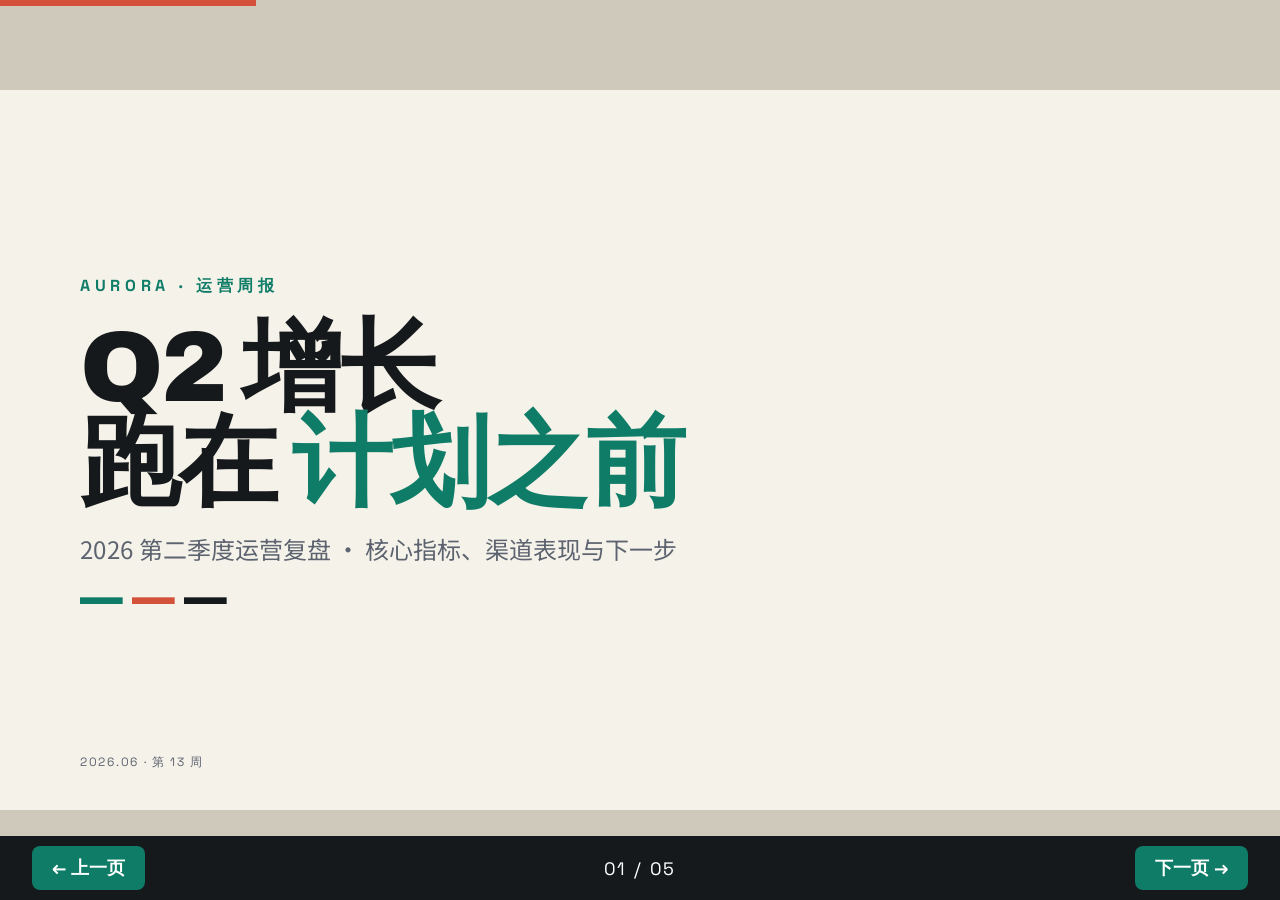
<file: examples/aurora-metrics/index.html>
<!DOCTYPE html>
<html lang="zh-CN">
<head>
<meta charset="UTF-8">
<meta name="viewport" content="width=device-width, initial-scale=1.0">
<title>Aurora · 2026 Q2 运营周报</title>
<link rel="preconnect" href="https://fonts.googleapis.com">
<link rel="preconnect" href="https://fonts.gstatic.com" crossorigin>
<link href="https://fonts.googleapis.com/css2?family=Archivo:wght@500;700;900&family=Noto+Sans+SC:wght@400;500;700&family=Space+Grotesk:wght@500;700&display=swap" rel="stylesheet">
<style>
/* ===========================================
   THEME — light "Swiss data" (proves not locked to dark)
   =========================================== */
:root{
  --paper:#f5f2ea;
  --paper-2:#ffffff;
  --ink:#16191c;
  --ink-dim:#5d6470;
  --teal:#0e7c66;
  --teal-soft:#d7eae3;
  --coral:#d4513a;
  --line:#d9d3c6;
  --font-display:'Archivo', sans-serif;
  --font-sans:'Noto Sans SC', sans-serif;
  --font-mono:'Space Grotesk', monospace;
  --stage-bg:#cfc9bb;
  --slide-bg:var(--paper);
  --ease:cubic-bezier(.16,1,.3,1);
}
*{margin:0;padding:0;box-sizing:border-box;}

/* === stage CSS: deliberately simplified/deviated from viewport-base.css
   to stress-test export_pdf.py's display-based slide activation —
   real decks MUST inline the full viewport-base.css === */
html,body{width:100%;height:100%;margin:0;overflow:hidden;background:var(--stage-bg);}
.deck-viewport{position:fixed;inset:0;overflow:hidden;background:var(--stage-bg);}
.deck-stage{position:absolute;left:0;top:0;width:1920px;height:1080px;overflow:hidden;transform-origin:0 0;background:var(--slide-bg);}
/* NOTE: this deck switches slides by DISPLAY (not opacity) on purpose */
.slide{position:absolute;inset:0;width:1920px;height:1080px;overflow:hidden;display:none;background:var(--slide-bg);color:var(--ink);font-family:var(--font-sans);}
.slide.active{display:block;}
img,video,canvas,svg{max-width:100%;max-height:100%;}
@media print{.slide{display:block!important;break-after:page;}.deck-controls{display:none!important;}}
@media (prefers-reduced-motion:reduce){*,*::before,*::after{animation-duration:.01ms!important;}}

/* === furniture === */
.pad{position:absolute;inset:0;padding:100px 120px 132px;display:flex;flex-direction:column;}
.kicker{font-family:var(--font-mono);font-weight:700;font-size:22px;letter-spacing:.28em;text-transform:uppercase;color:var(--teal);}
.foot{position:absolute;left:120px;bottom:60px;font-family:var(--font-mono);font-size:18px;letter-spacing:.12em;color:var(--ink-dim);text-transform:uppercase;}
.reveal{opacity:0;transform:translateY(26px);transition:opacity .6s var(--ease),transform .6s var(--ease);}
.slide.active .reveal{opacity:1;transform:none;}
.slide.active .reveal:nth-child(1){transition-delay:.05s;}
.slide.active .reveal:nth-child(2){transition-delay:.13s;}
.slide.active .reveal:nth-child(3){transition-delay:.21s;}
.slide.active .reveal:nth-child(4){transition-delay:.29s;}

/* 1 cover */
.cover .pad{justify-content:center;}
.cover .tag{font-family:var(--font-mono);font-weight:700;letter-spacing:.3em;color:var(--teal);font-size:24px;margin-bottom:36px;}
.cover h1{font-family:var(--font-display);font-weight:900;font-size:150px;line-height:.95;letter-spacing:-.02em;color:var(--ink);}
.cover h1 .u{color:var(--teal);}
.cover .sub{font-size:36px;color:var(--ink-dim);margin-top:32px;max-width:1100px;line-height:1.4;}
.cover .bar{display:flex;gap:14px;margin-top:48px;}
.cover .bar i{width:64px;height:10px;background:var(--teal);display:block;}
.cover .bar i:nth-child(2){background:var(--coral);}
.cover .bar i:nth-child(3){background:var(--ink);}

/* 2 stats-row */
.stats h2{font-family:var(--font-display);font-weight:700;font-size:72px;margin:14px 0 56px;color:var(--ink);}
.kpis{display:grid;grid-template-columns:repeat(3,1fr);gap:32px;flex:1;}
.kpi{background:var(--paper-2);border:1px solid var(--line);border-radius:20px;padding:48px 44px;display:flex;flex-direction:column;}
.kpi .trend{font-family:var(--font-mono);font-weight:700;font-size:22px;color:var(--teal);}
.kpi .trend.down{color:var(--coral);}
.kpi .num{font-family:var(--font-display);font-weight:900;font-size:128px;line-height:1;color:var(--ink);margin:18px 0 8px;}
.kpi .num .unit{font-size:48px;color:var(--ink-dim);}
.kpi .label{font-size:28px;color:var(--ink-dim);margin-top:auto;}

/* 3 table */
.tbl h2{font-family:var(--font-display);font-weight:700;font-size:72px;margin:14px 0 44px;color:var(--ink);}
table{width:100%;border-collapse:collapse;font-size:30px;}
thead th{text-align:left;font-family:var(--font-mono);font-weight:700;font-size:22px;letter-spacing:.1em;text-transform:uppercase;color:var(--teal);padding:0 24px 22px;border-bottom:2px solid var(--ink);}
tbody td{padding:28px 24px;border-bottom:1px solid var(--line);color:var(--ink);}
tbody td:last-child{font-family:var(--font-mono);font-weight:700;}
tbody tr:last-child td{font-weight:700;background:var(--teal-soft);}
.tag-up{color:var(--teal);font-family:var(--font-mono);font-weight:700;}
.tag-down{color:var(--coral);font-family:var(--font-mono);font-weight:700;}

/* 4 process */
.proc h2{font-family:var(--font-display);font-weight:700;font-size:72px;margin:14px 0 56px;color:var(--ink);}
.steps{display:grid;grid-template-columns:repeat(3,1fr);gap:28px;flex:1;}
.step{background:var(--paper-2);border:1px solid var(--line);border-radius:20px;padding:44px 40px;display:flex;flex-direction:column;position:relative;}
.step .n{font-family:var(--font-display);font-weight:900;font-size:96px;line-height:1;color:var(--teal-soft);}
.step h3{font-family:var(--font-display);font-weight:700;font-size:42px;margin:8px 0 18px;color:var(--ink);}
.step p{font-size:26px;line-height:1.6;color:var(--ink-dim);}

/* 5 end */
.end .pad{justify-content:center;align-items:flex-start;}
.end h2{font-family:var(--font-display);font-weight:900;font-size:120px;line-height:1;color:var(--ink);}
.end h2 .u{color:var(--teal);}
.end .c{font-family:var(--font-mono);font-size:28px;color:var(--ink-dim);margin-top:40px;letter-spacing:.1em;}

/* === VISIBLE PRESENTATION CHROME (must NOT appear in the exported PDF) === */
.deck-controls{position:fixed;left:0;right:0;bottom:0;height:64px;background:var(--ink);
  display:flex;align-items:center;justify-content:space-between;padding:0 32px;z-index:1000;}
.deck-controls button{font-family:var(--font-mono);font-weight:700;font-size:18px;color:#fff;background:var(--teal);border:0;border-radius:8px;padding:10px 20px;cursor:pointer;}
.deck-controls .count{font-family:var(--font-mono);color:#fff;font-size:18px;letter-spacing:.1em;}
.deck-progress{position:fixed;left:0;top:0;height:6px;background:var(--coral);z-index:1001;transition:width .3s;}
</style>
</head>
<body>
<div class="deck-progress" id="prog" style="width:20%"></div>
<div class="deck-viewport"><main class="deck-stage" id="deckStage">

  <section class="slide cover active">
    <div class="pad">
      <div class="tag reveal">AURORA · 运营周报</div>
      <h1 class="reveal">Q2 增长<br>跑在 <span class="u">计划之前</span></h1>
      <p class="sub reveal">2026 第二季度运营复盘 · 核心指标、渠道表现与下一步</p>
      <div class="bar reveal"><i></i><i></i><i></i></div>
    </div>
    <div class="foot">2026.06 · 第 13 周</div>
  </section>

  <section class="slide stats">
    <div class="pad">
      <div class="kicker reveal">核心指标</div>
      <h2 class="reveal">三个数字看懂这个季度</h2>
      <div class="kpis reveal">
        <div class="kpi"><div class="trend">▲ 同比 +41%</div><div class="num">2.4<span class="unit">M</span></div><div class="label">季度活跃用户(MAU)</div></div>
        <div class="kpi"><div class="trend">▲ 环比 +12pp</div><div class="num">68<span class="unit">%</span></div><div class="label">次周留存率</div></div>
        <div class="kpi"><div class="trend down">▼ 环比 -23%</div><div class="num">¥31<span class="unit">/人</span></div><div class="label">单用户获客成本(CAC)</div></div>
      </div>
    </div>
    <div class="foot">核心指标 · KEY METRICS</div>
  </section>

  <section class="slide tbl">
    <div class="pad">
      <div class="kicker reveal">渠道表现</div>
      <h2 class="reveal">各渠道投入产出</h2>
      <table class="reveal">
        <thead><tr><th>渠道</th><th>新增用户</th><th>获客成本</th><th>30 日留存</th><th>ROI</th></tr></thead>
        <tbody>
          <tr><td>自然流量 / 口碑</td><td>284,000</td><td>¥0</td><td>74%</td><td class="tag-up">∞</td></tr>
          <tr><td>内容 / 短视频</td><td>196,500</td><td>¥18</td><td>61%</td><td class="tag-up">3.2×</td></tr>
          <tr><td>信息流投放</td><td>142,000</td><td>¥46</td><td>38%</td><td class="tag-down">0.7×</td></tr>
          <tr><td>合计 / 加权</td><td>622,500</td><td>¥21</td><td>59%</td><td>2.1×</td></tr>
        </tbody>
      </table>
    </div>
    <div class="foot">渠道表现 · CHANNELS</div>
  </section>

  <section class="slide proc">
    <div class="pad">
      <div class="kicker reveal">下一步</div>
      <h2 class="reveal">Q3 三个动作</h2>
      <div class="steps reveal">
        <div class="step"><div class="n">01</div><h3>砍信息流</h3><p>ROI 0.7× 的信息流预算下调 60%,转投内容与口碑两个高 ROI 渠道。</p></div>
        <div class="step"><div class="n">02</div><h3>补留存</h3><p>信息流来的用户 30 日留存仅 38%,上线新手任务与召回推送,目标 +15pp。</p></div>
        <div class="step"><div class="n">03</div><h3>放大口碑</h3><p>自然流量 ROI 最高,上线邀请激励,把口碑从被动变主动增长引擎。</p></div>
      </div>
    </div>
    <div class="foot">下一步 · NEXT</div>
  </section>

  <section class="slide end">
    <div class="pad">
      <h2 class="reveal">把预算<br>挪到 <span class="u">高 ROI</span> 的地方</h2>
      <div class="c reveal">growth@aurora.example · 2026 Q2 周报</div>
    </div>
  </section>

</main></div>

<!-- Visible chrome: a control bar + progress bar. The exporter must hide these. -->
<div class="deck-controls">
  <button id="prev">← 上一页</button>
  <span class="count" id="count">01 / 05</span>
  <button id="next">下一页 →</button>
</div>

<script>
class Presenter{
  constructor(){
    this.slides=document.querySelectorAll('.slide');
    this.cur=0; this.stage=document.getElementById('deckStage');
    this.scale(); addEventListener('resize',()=>this.scale());
    document.getElementById('next').onclick=()=>this.goToSlide(this.cur+1);
    document.getElementById('prev').onclick=()=>this.goToSlide(this.cur-1);
    addEventListener('keydown',e=>{
      if(['ArrowRight',' '].includes(e.key))this.goToSlide(this.cur+1);
      if(e.key==='ArrowLeft')this.goToSlide(this.cur-1);
    });
    this.goToSlide(0);
  }
  scale(){const f=Math.min(innerWidth/1920,innerHeight/1080);
    this.stage.style.transform=`translate(${(innerWidth-1920*f)/2}px,${(innerHeight-1080*f)/2}px) scale(${f})`;}
  goToSlide(i){
    this.cur=Math.max(0,Math.min(i,this.slides.length-1));
    this.slides.forEach((s,k)=>s.classList.toggle('active',k===this.cur));
    document.getElementById('count').textContent=String(this.cur+1).padStart(2,'0')+' / '+String(this.slides.length).padStart(2,'0');
    document.getElementById('prog').style.width=((this.cur+1)/this.slides.length*100)+'%';
  }
}
window.presentation=new Presenter();
</script>
</body></html>
</file>
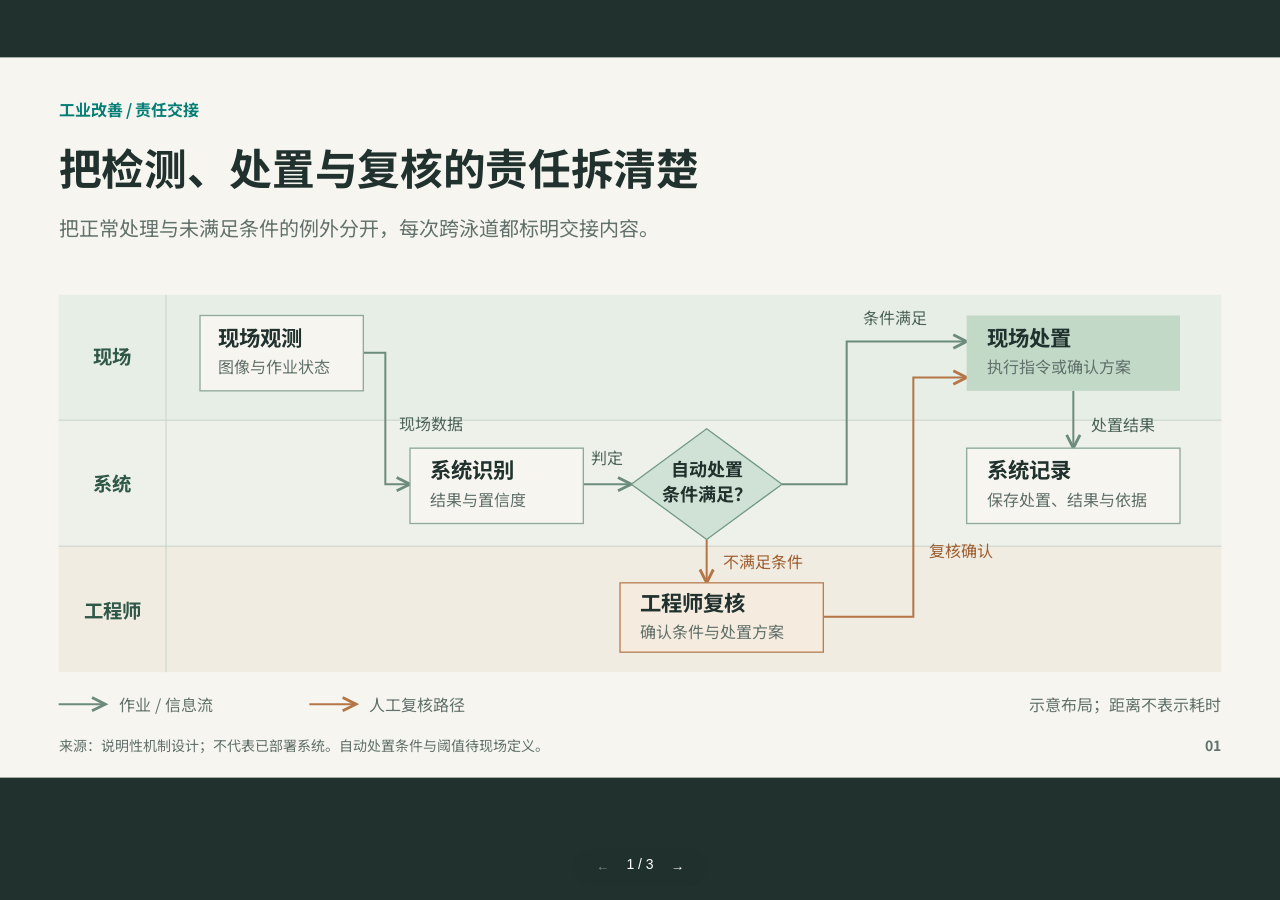
<file: examples/consulting-diagrams/index.html>
<!doctype html>
<html lang="zh-CN"><head><meta charset="utf-8"><meta name="viewport" content="width=device-width,initial-scale=1"><title>工业改善：咨询图示样例</title><style>
/* ===========================================
   FIXED 16:9 STAGE: MANDATORY BASE STYLES
   Include this ENTIRE file in every presentation.
   Slides are authored at 1920×1080 and scaled as a whole.
   =========================================== */

/* 1. Lock the browser viewport */
html,
body {
    width: 100%;
    height: 100%;
    margin: 0;
    overflow: hidden;
    background: var(--stage-bg, #000);
}

/* 2. Full-window deck viewport */
.deck-viewport {
    position: fixed;
    inset: 0;
    overflow: hidden;
    background: var(--stage-bg, #000);
}

/* 3. Fixed 16:9 design canvas.
   JavaScript sets transform: translate(...) scale(...). */
.deck-stage {
    position: absolute;
    left: 0;
    top: 0;
    width: 1920px;
    height: 1080px;
    overflow: hidden;
    transform-origin: 0 0;
    background: var(--slide-bg, #fff);
}

/* 4. Slides stack inside the fixed stage.
   Content must be laid out at 1920×1080, not reflowed per device. */
.slide {
    position: absolute;
    inset: 0;
    width: 1920px;
    height: 1080px;
    overflow: hidden;
    display: block;
    visibility: hidden;
    opacity: 0;
    pointer-events: none;
    background: var(--slide-bg, #fff);
}

.slide.active,
.slide.visible {
    visibility: visible;
    opacity: 1;
    pointer-events: auto;
    z-index: 1;
}

/* 5. Keep media inside authored slide bounds */
img,
video,
canvas,
svg {
    max-width: 100%;
    max-height: 100%;
}

/* 6. Presentation chrome stays outside the slide design system */
.deck-controls {
    position: fixed;
    left: 50%;
    bottom: 22px;
    transform: translateX(-50%);
    z-index: 1000;
}

/* 7. Print one fixed-size slide per page.
   @page sits outside @media print per the CSS spec; it only applies when printing. */
@page {
    size: 1920px 1080px;
    margin: 0;
}

@media print {
    html,
    body {
        width: 1920px;
        height: auto;
        overflow: visible;
        background: #fff;
    }

    /* Chrome skips background graphics by default — dark themes would print white */
    * {
        -webkit-print-color-adjust: exact;
        print-color-adjust: exact;
    }

    .deck-viewport {
        position: static;
        overflow: visible;
        background: #fff;
    }

    .deck-stage {
        position: static;
        width: auto;
        height: auto;
        transform: none !important;
        background: none;
    }

    .slide {
        position: relative;
        display: block !important;
        visibility: visible !important;
        opacity: 1 !important;
        pointer-events: auto !important;
        width: 1920px;
        height: 1080px;
        break-after: page;
        page-break-after: always;
    }

    .slide:last-child {
        break-after: auto;
        page-break-after: auto;
    }

    .deck-controls {
        display: none !important;
    }
}

/* 8. Reduced motion */
@media (prefers-reduced-motion: reduce) {
    *,
    *::before,
    *::after {
        animation-duration: 0.01ms !important;
        transition-duration: 0.2s !important;
    }
}

/* === SHARED EDITORIAL SYSTEM === */
@font-face{font-family:Deck CJK;src:url('../consulting-visuals/assets/fonts/noto-sans-sc-400.ttf') format('truetype');font-weight:400;font-display:block}@font-face{font-family:Deck CJK;src:url('../consulting-visuals/assets/fonts/noto-sans-sc-700.ttf') format('truetype');font-weight:700;font-display:block}
:root{--slide-bg:#f6f5ef;--stage-bg:#20312e;--ink:#20312e;--muted:#62716b;--teal:#057f76;--ochre:#a56435;--line:#9eb2a6}
*{box-sizing:border-box}body{font-family:'Deck CJK',sans-serif;color:var(--ink)}h1,p{margin:0}.eyebrow{position:absolute;left:88px;top:60px;font-size:24px;line-height:36px;font-weight:700;color:var(--teal)}.page-title{position:absolute;left:88px;right:88px;top:121px;font-size:64px;line-height:1.33;font-weight:700;letter-spacing:0}.lead{position:absolute;left:88px;right:88px;top:231px;font-size:30px;line-height:1.6;color:var(--muted)}.foot{position:absolute;left:88px;right:88px;bottom:32px;display:flex;justify-content:space-between;align-items:center;font-size:21px;line-height:34px;color:var(--muted)}.folio{font-weight:700}.exhibit{position:absolute;inset:0;width:1920px;height:1080px}svg text{font-family:'Deck CJK',sans-serif}.node-title{font-size:32px;fill:#20312e;font-weight:700}.node-body{font-size:24px;fill:#62716b}.small{font-size:25px;fill:#62716b}.edge-label{font-size:24px;fill:#4e655a}.edge{fill:none;stroke:#6d8b7c;stroke-width:3;marker-end:url(#arrow-main)}.review-edge{fill:none;stroke:#b47647;stroke-width:3;marker-end:url(#arrow-review)}.review-label{font-size:24px;fill:#9e6033}.node{fill:#f6f5ef;stroke:#8fa99a;stroke-width:2}.reveal{opacity:0;transform:translateY(12px);transition:opacity .28s ease,transform .28s ease}.active .reveal,.visible .reveal{opacity:1;transform:none}.deck-controls{display:flex;gap:7px;background:#20312ee6;color:#fff;border-radius:22px;padding:7px 13px;font:14px sans-serif}.deck-controls button{border:0;background:none;color:white;padding:4px 10px;cursor:pointer}.example-label{fill:#a56435;font-size:25px;font-weight:700}
/* === SWIMLANE EXHIBIT === */
.lane-label{font-size:29px;fill:#305849;font-weight:700}.lane-rule{stroke:#c8d3c9;stroke-width:1.5}.lane-legend{font-size:24px;fill:#62716b}
/* === PROPORTIONAL VALUE CHAIN === */
.duration.regular{fill:#dbe5dc}.duration.waiting{fill:#057f76}.segment-title{font-size:32px;font-weight:700}.segment-time{font-size:28px}.regular-text{fill:#2d5041}.waiting-text{fill:#fff}.tick{stroke:#758f80;stroke-width:2}.time-arrow{stroke:#9bae9f;stroke-width:2.5;fill:none;marker-end:url(#arrow-time)}.summary-rule{stroke:#9fb6a7;stroke-width:2}.stat{font-size:80px;font-weight:700;fill:#057f76}.summary{font-size:29px;fill:#3d5c4e}.value-note{font-size:26px;fill:#62716b}
/* === DRIVER TREE AND HYPOTHESIS === */
.driver{--slide-bg:#20312e;color:#f6f5ef}.driver .eyebrow{color:#91cdbd}.driver .lead,.driver .foot{color:#b7cbc1}.driver .node-title{fill:#f6f5ef}.driver .node-body{fill:#bed0c6}.hierarchy{fill:none;stroke:#9bb7a6;stroke-width:3}.driver-node{fill:#29443a;stroke:#819e8b;stroke-width:2}.tree-label{font-size:33px;fill:#f6f5ef;font-weight:700}.tree-body{font-size:27px;fill:#c5d8cc}.evidence-label{font-size:24px;fill:#90b9a4}.hypothesis{fill:none;stroke:#d3a074;stroke-width:3;stroke-dasharray:9 7;marker-end:url(#arrow-hypothesis)}.hypothesis-label{font-size:25px;fill:#e5b58e}.driver-note{font-size:25px;fill:#bed1c5}
.deck-controls{bottom:14px}.deck-controls button:focus-visible{outline:2px solid #e7c183;outline-offset:2px}.deck-controls button:disabled{opacity:.4;cursor:default}</style></head><body><div class="deck-viewport"><main class="deck-stage" id="deckStage">
<!-- Drawing brief: lanes encode actor responsibility. Solid arrows carry work/data; ochre arrows are engineer-review handoffs. Horizontal distance and lane size do not encode duration. -->
<section class="slide active visible swimlane" aria-label="把检测、处置与复核的责任拆清楚">
 <div class="eyebrow reveal" data-text-id="p1-t01">工业改善 / 责任交接</div><h1 class="page-title reveal" data-text-id="p1-t02">把检测、处置与复核的责任拆清楚</h1><p class="lead reveal" data-text-id="p1-t03">把正常处理与未满足条件的例外分开，每次跨泳道都标明交接内容。</p>
 <svg class="exhibit" viewbox="0 0 1920 1080" role="img" aria-label="三个泳道：现场、系统、工程师。现场观测交给系统识别。满足条件进入现场处置，条件未满足（含低置信度）进入工程师复核，确认后现场处置，处置结果返回系统记录。">
  <defs><marker id="arrow-main" viewbox="0 0 12 12" refx="10" refy="6" markerwidth="10" markerheight="10" orient="auto"><path d="M2 2L10 6L2 10" fill="none" stroke="#6d8b7c" stroke-width="1.7"></path></marker><marker id="arrow-review" viewbox="0 0 12 12" refx="10" refy="6" markerwidth="10" markerheight="10" orient="auto"><path d="M2 2L10 6L2 10" fill="none" stroke="#b47647" stroke-width="1.7"></path></marker></defs>
  <rect x="88" y="356" width="1744" height="188" fill="#e7eee5"></rect><rect x="88" y="544" width="1744" height="189" fill="#edf1e9"></rect><rect x="88" y="733" width="1744" height="189" fill="#f0ece1"></rect>
  <line x1="249" y1="356" x2="249" y2="922" class="lane-rule"></line><line x1="88" y1="544" x2="1832" y2="544" class="lane-rule"></line><line x1="88" y1="733" x2="1832" y2="733" class="lane-rule"></line>
  <text x="168" y="459" text-anchor="middle" class="lane-label" data-text-id="p1-t04">现场</text><text x="168" y="650" text-anchor="middle" class="lane-label" data-text-id="p1-t05">系统</text><text x="168" y="840" text-anchor="middle" class="lane-label" data-text-id="p1-t06">工程师</text>
  <!-- Routes are behind nodes, with separate inbound ports on field execution. -->
  <path id="observation-to-recognition" d="M545 443H578V640H615" class="edge"></path><text x="598" y="558" class="edge-label" data-text-id="p1-t07">现场数据</text>
  <path id="recognition-to-decision" d="M875 640H947" class="edge"></path><text x="911" y="610" text-anchor="middle" class="edge-label" data-text-id="p1-t08">判定</text>
  <path id="decision-to-treatment" d="M1173 640H1270V426H1450" class="edge"></path><text x="1294" y="399" class="edge-label" data-text-id="p1-t09">条件满足</text>
  <path id="decision-to-review" d="M1060 723V788" class="review-edge"></path><text x="1085" y="765" class="review-label" data-text-id="p1-t10">不满足条件</text>
  <path id="review-to-treatment" d="M1235 839H1370V480H1450" class="review-edge"></path><text x="1394" y="749" class="review-label" data-text-id="p1-t11">复核确认</text>
  <path id="treatment-to-record" d="M1610 500V586" class="edge"></path><text x="1636" y="560" class="edge-label" data-text-id="p1-t12">处置结果</text>
  <rect x="300" y="387" width="245" height="113" class="node"></rect><text x="327" y="432" class="node-title" data-text-id="p1-t13">现场观测</text><text x="327" y="473" class="node-body" data-text-id="p1-t14">图像与作业状态</text>
  <rect x="615" y="586" width="260" height="113" class="node"></rect><text x="645" y="631" class="node-title" data-text-id="p1-t15">系统识别</text><text x="645" y="672" class="node-body" data-text-id="p1-t16">结果与置信度</text>
  <path d="M1060 557L1173 640L1060 723L947 640Z" fill="#d0e2d5" stroke="#739a83" stroke-width="2"></path><text x="1060" y="628" text-anchor="middle" class="node-title" style="font-size:27px" data-text-id="p1-t17">自动处置</text><text x="1060" y="665" text-anchor="middle" class="node-title" style="font-size:27px" data-text-id="p1-t18">条件满足？</text>
  <rect x="1450" y="387" width="320" height="113" fill="#c2d9c8"></rect><text x="1480" y="432" class="node-title" data-text-id="p1-t19">现场处置</text><text x="1480" y="473" class="node-body" data-text-id="p1-t20">执行指令或确认方案</text>
  <rect x="930" y="788" width="305" height="104" fill="#f5ecdf" stroke="#b78054" stroke-width="2"></rect><text x="960" y="830" class="node-title" data-text-id="p1-t21">工程师复核</text><text x="960" y="870" class="node-body" data-text-id="p1-t22">确认条件与处置方案</text>
  <rect x="1450" y="586" width="320" height="113" class="node"></rect><text x="1480" y="631" class="node-title" data-text-id="p1-t23">系统记录</text><text x="1480" y="672" class="node-body" data-text-id="p1-t24">保存处置、结果与依据</text>
  <path d="M88 970H158" class="edge"></path><text x="178" y="980" class="lane-legend" data-text-id="p1-t25">作业 / 信息流</text><path d="M464 970H534" class="review-edge"></path><text x="554" y="980" class="lane-legend" data-text-id="p1-t26">人工复核路径</text><text x="1832" y="980" text-anchor="end" class="lane-legend" data-text-id="p1-t27">示意布局；距离不表示耗时</text>
 </svg><footer class="foot"><span data-text-id="p1-t28">来源：说明性机制设计；不代表已部署系统。自动处置条件与阈值待现场定义。</span><span class="folio" data-text-id="p1-t29">01</span></footer>
</section>
<!-- Drawing brief: ordered duration segments; domain 0–80 minutes; x = 88 + minutes * 21.8. Segment width, not color or equal-sized cards, encodes elapsed time. -->
<section class="slide value-chain" aria-label="等待占据大部分交付时间，先压缩排队环节">
 <div class="eyebrow reveal" data-text-id="p2-t01">工业改善 / 交付时间</div><h1 class="page-title reveal" data-text-id="p2-t02">等待占据大部分交付时间，先压缩排队环节</h1><p class="lead reveal" data-text-id="p2-t03">先看从接单到交付的完整时间构成，再确认排队形成的原因。</p>
 <svg class="exhibit" viewbox="0 0 1920 1080" role="img" aria-label="示例交付时间80分钟：接单10，排队45，加工15，检验5，交付5。各段长度与分钟数成正比，排队占56.25%。">
  <defs><marker id="arrow-time" viewbox="0 0 12 12" refx="10" refy="6" markerwidth="10" markerheight="10" orient="auto"><path d="M2 2L10 6L2 10" fill="none" stroke="#9bae9f" stroke-width="1.7"></path></marker></defs>
  <text x="88" y="357" class="small" data-text-id="p2-t04">时间构成 · 各段长度按分钟数等比例绘制</text><text x="1832" y="357" text-anchor="end" class="example-label" data-text-id="p2-t05">示例数据，非客户结果</text>
  <text x="88" y="438" class="summary" data-text-id="p2-t06">接单开始</text><text x="1832" y="438" text-anchor="end" class="summary" data-text-id="p2-t07">交付完成</text><path d="M88 473H1832" class="time-arrow"></path>
  <rect class="duration regular" data-minutes="10" x="88" y="514" width="218" height="174"></rect><text x="197" y="577" class="segment-title regular-text" text-anchor="middle" data-text-id="p2-t08">接单</text><text x="197" y="630" class="segment-time regular-text" text-anchor="middle" data-text-id="p2-t09">10分钟</text>
<rect class="duration waiting" data-minutes="45" x="306" y="514" width="981" height="174"></rect><text x="796.5" y="577" class="segment-title waiting-text" text-anchor="middle" data-text-id="p2-t10">排队</text><text x="796.5" y="630" class="segment-time waiting-text" text-anchor="middle" data-text-id="p2-t11">45分钟</text>
<rect class="duration regular" data-minutes="15" x="1287" y="514" width="327" height="174"></rect><text x="1450.5" y="577" class="segment-title regular-text" text-anchor="middle" data-text-id="p2-t12">加工</text><text x="1450.5" y="630" class="segment-time regular-text" text-anchor="middle" data-text-id="p2-t13">15分钟</text>
<rect class="duration regular" data-minutes="5" x="1614" y="514" width="109" height="174"></rect><text x="1668.5" y="577" class="segment-title regular-text" text-anchor="middle" data-text-id="p2-t14">检验</text><text x="1668.5" y="630" class="segment-time regular-text" text-anchor="middle" data-text-id="p2-t15">5分钟</text>
<rect class="duration regular" data-minutes="5" x="1723" y="514" width="109" height="174"></rect><text x="1777.5" y="577" class="segment-title regular-text" text-anchor="middle" data-text-id="p2-t16">交付</text><text x="1777.5" y="630" class="segment-time regular-text" text-anchor="middle" data-text-id="p2-t17">5分钟</text>
  <path d="M306 514V688M1287 514V688M1614 514V688M1723 514V688" fill="none" stroke="#f6f5ef" stroke-width="2"></path>
  <line x1="88" y1="700" x2="88" y2="712" class="tick"></line><text x="88" y="750" text-anchor="middle" class="small" data-text-id="p2-t18">0</text>
<line x1="306" y1="700" x2="306" y2="712" class="tick"></line><text x="306" y="750" text-anchor="middle" class="small" data-text-id="p2-t19">10</text>
<line x1="1287" y1="700" x2="1287" y2="712" class="tick"></line><text x="1287" y="750" text-anchor="middle" class="small" data-text-id="p2-t20">55</text>
<line x1="1614" y1="700" x2="1614" y2="712" class="tick"></line><text x="1614" y="750" text-anchor="middle" class="small" data-text-id="p2-t21">70</text>
<line x1="1723" y1="700" x2="1723" y2="712" class="tick"></line><text x="1723" y="750" text-anchor="middle" class="small" data-text-id="p2-t22">75</text>
<line x1="1832" y1="700" x2="1832" y2="712" class="tick"></line><text x="1832" y="750" text-anchor="middle" class="small" data-text-id="p2-t23">80</text>
  <text x="88" y="795" class="small" data-text-id="p2-t24">累计耗时 / 分钟</text>
  <line x1="88" y1="839" x2="1832" y2="839" class="summary-rule"></line>
  <text x="88" y="944" class="stat" data-text-id="p2-t25">56.25%</text><text x="446" y="900" class="summary" data-text-id="p2-t26">排队 45 分钟 / 总时长 80 分钟</text><text x="446" y="948" class="value-note" data-text-id="p2-t27">其余四个环节合计 35 分钟；尚未估算改善后的收益。</text>
 </svg><footer class="foot"><span data-text-id="p2-t28">来源：本样例设定；无实测期间。10 + 45 + 15 + 5 + 5 = 80；45 ÷ 80 = 56.25%。</span><span class="folio" data-text-id="p2-t29">02</span></footer>
</section>
<!-- Drawing brief: plain hierarchy lines mean categories/supporting materials, never causal direction or quantitative summation. A distinct dashed arrow marks the untested schedule-change hypothesis. -->
<section class="slide driver" aria-label="先拆清损失来源，再验证改善假设">
 <div class="eyebrow reveal" data-text-id="p3-t01">工业改善 / 损失分类与假设</div><h1 class="page-title reveal" data-text-id="p3-t02">先拆清损失来源，再验证改善假设</h1><p class="lead reveal" data-text-id="p3-t03">用损失类型组织证据，把待检验的原因单独标记。</p>
 <svg class="exhibit" viewbox="0 0 1920 1080" role="img" aria-label="交付损失按类型分类为等待损失、质量损失、切换损失。支持材料分别为排队时间戳、返工记录、换型记录。排程频繁变更以虚线箭头连向等待损失，仅为待验证假设。">
  <defs><marker id="arrow-hypothesis" viewbox="0 0 12 12" refx="10" refy="6" markerwidth="10" markerheight="10" orient="auto"><path d="M2 2L10 6L2 10" fill="none" stroke="#d3a074" stroke-width="1.7"></path></marker></defs>
  <path id="loss-classification" d="M960 478V539M395 539H1525M395 539V620M960 539V620M1525 539V620" class="hierarchy"></path>
  <path id="waiting-evidence" d="M395 720V799" class="hierarchy"></path><path id="quality-evidence" d="M960 720V799" class="hierarchy"></path><path id="changeover-evidence" d="M1525 720V799" class="hierarchy"></path>
  <path id="schedule-hypothesis" d="M160 455V670H245" class="hypothesis"></path><text x="190" y="588" class="hypothesis-label" data-text-id="p3-t04">可能增加等待</text>
  <rect x="765" y="338" width="390" height="140" fill="#c8dfce"></rect><text x="960" y="397" text-anchor="middle" class="tree-label" style="fill:#203b2d;font-size:39px" data-text-id="p3-t05">交付损失</text><text x="960" y="443" text-anchor="middle" class="tree-body" style="fill:#3c5b47" data-text-id="p3-t06">按损失类型分类</text>
  <rect x="245" y="620" width="300" height="100" class="driver-node"></rect><text x="395" y="681" text-anchor="middle" class="tree-label" data-text-id="p3-t07">等待损失</text>
  <rect x="810" y="620" width="300" height="100" class="driver-node"></rect><text x="960" y="681" text-anchor="middle" class="tree-label" data-text-id="p3-t08">质量损失</text>
  <rect x="1375" y="620" width="300" height="100" class="driver-node"></rect><text x="1525" y="681" text-anchor="middle" class="tree-label" data-text-id="p3-t09">切换损失</text>
  <text x="395" y="835" text-anchor="middle" class="tree-body" data-text-id="p3-t10">排队时间戳</text><text x="960" y="835" text-anchor="middle" class="tree-body" data-text-id="p3-t11">返工记录</text><text x="1525" y="835" text-anchor="middle" class="tree-body" data-text-id="p3-t12">换型记录</text>
  <text x="395" y="876" text-anchor="middle" class="evidence-label" data-text-id="p3-t13">支持材料</text><text x="960" y="876" text-anchor="middle" class="evidence-label" data-text-id="p3-t14">支持材料</text><text x="1525" y="876" text-anchor="middle" class="evidence-label" data-text-id="p3-t15">支持材料</text>
  <rect x="88" y="345" width="370" height="110" fill="#3a4030" stroke="#b18f67" stroke-width="2" stroke-dasharray="8 6"></rect><text x="118" y="391" class="tree-label" style="fill:#edc6a4;font-size:31px" data-text-id="p3-t16">排程频繁变更</text><text x="118" y="433" class="hypothesis-label" data-text-id="p3-t17">待检验假设</text>
  <text x="1832" y="411" text-anchor="end" class="driver-note" data-text-id="p3-t18">实线无箭头：分类 / 支持关系</text><text x="1832" y="454" text-anchor="end" class="hypothesis-label" data-text-id="p3-t19">虚线箭头：待检验的影响方向</text>
  <text x="88" y="969" class="driver-note" data-text-id="p3-t20">证据边界：分类不作加总；排程变更与等待的关系需对齐日志后验证。</text>
 </svg><footer class="foot"><span data-text-id="p3-t21">来源：说明性分析框架；未建立因果结论，也未量化各类损失。</span><span class="folio" data-text-id="p3-t22">03</span></footer>
</section>
</main></div><nav class="deck-controls" aria-label="演示导航" data-export-hide><button id="prev" aria-label="上一页">←</button><span id="position" role="status" aria-live="polite" aria-atomic="true">1 / 3</span><button id="next" aria-label="下一页">→</button></nav>
<script>
class SlidePresentation {
 constructor(){this.slides=[...document.querySelectorAll('.slide')];this.stage=document.getElementById('deckStage');this.currentSlide=0;this.wheelAt=0;this.setupStageScale();this.setupKeyboardNav();this.setupTouchNav();this.setupWheelNav();document.getElementById('prev').onclick=()=>this.showSlide(this.currentSlide-1);document.getElementById('next').onclick=()=>this.showSlide(this.currentSlide+1);this.showSlide(0)}
 isInteractive(target){return target instanceof Element && !!target.closest('button,a,input,textarea,select,[role="button"],[role="textbox"],[role="slider"],[contenteditable]:not([contenteditable="false"])')}
 setupStageScale(){const scale=()=>{const chrome=document.querySelector('.deck-controls');const reserve=chrome&&getComputedStyle(chrome).display!=='none'?Math.ceil(chrome.getBoundingClientRect().height)+28:0;const availableHeight=Math.max(1,innerHeight-reserve);const s=Math.min(innerWidth/1920,availableHeight/1080);this.stage.style.transform=`translate(${(innerWidth-1920*s)/2}px,${(availableHeight-1080*s)/2}px) scale(${s})`};scale();addEventListener('resize',scale)}
 setupKeyboardNav(){addEventListener('keydown',e=>{if(e.defaultPrevented||e.isComposing||e.altKey||e.ctrlKey||e.metaKey)return;const navShortcut=['ArrowLeft','ArrowRight','ArrowUp','ArrowDown','PageUp','PageDown','Home','End'].includes(e.key)&&e.target.closest?.('.deck-controls button#prev,.deck-controls button#next');if(this.isInteractive(e.target)&&!navShortcut)return;let next;if(['ArrowRight','ArrowDown','PageDown',' '].includes(e.key))next=this.currentSlide+1;else if(['ArrowLeft','ArrowUp','PageUp'].includes(e.key))next=this.currentSlide-1;else if(e.key==='Home')next=0;else if(e.key==='End')next=this.slides.length-1;else return;e.preventDefault();this.showSlide(next)})}
 setupTouchNav(){let start=null;addEventListener('touchstart',e=>{start=this.isInteractive(e.target)?null:{x:e.changedTouches[0].screenX,y:e.changedTouches[0].screenY}},{passive:true});addEventListener('touchend',e=>{if(!start)return;const dx=e.changedTouches[0].screenX-start.x,dy=e.changedTouches[0].screenY-start.y;start=null;if(Math.abs(dx)>60&&Math.abs(dx)>Math.abs(dy)*1.2)this.showSlide(this.currentSlide+(dx<0?1:-1))},{passive:true})}
 setupWheelNav(){addEventListener('wheel',e=>{if(e.ctrlKey||e.metaKey||this.isInteractive(e.target))return;if(Date.now()-this.wheelAt>500&&Math.abs(e.deltaY)>10){this.showSlide(this.currentSlide+(e.deltaY>0?1:-1));this.wheelAt=Date.now()}},{passive:true})}
 showSlide(i){this.currentSlide=Math.max(0,Math.min(i,this.slides.length-1));this.slides.forEach((s,j)=>{s.classList.toggle('active',j===this.currentSlide);s.classList.toggle('visible',j===this.currentSlide)});document.getElementById('position').textContent=`${this.currentSlide+1} / ${this.slides.length}`;document.getElementById('prev').disabled=this.currentSlide===0;document.getElementById('next').disabled=this.currentSlide===this.slides.length-1}
}
new SlidePresentation();
</script></body></html>
</file>
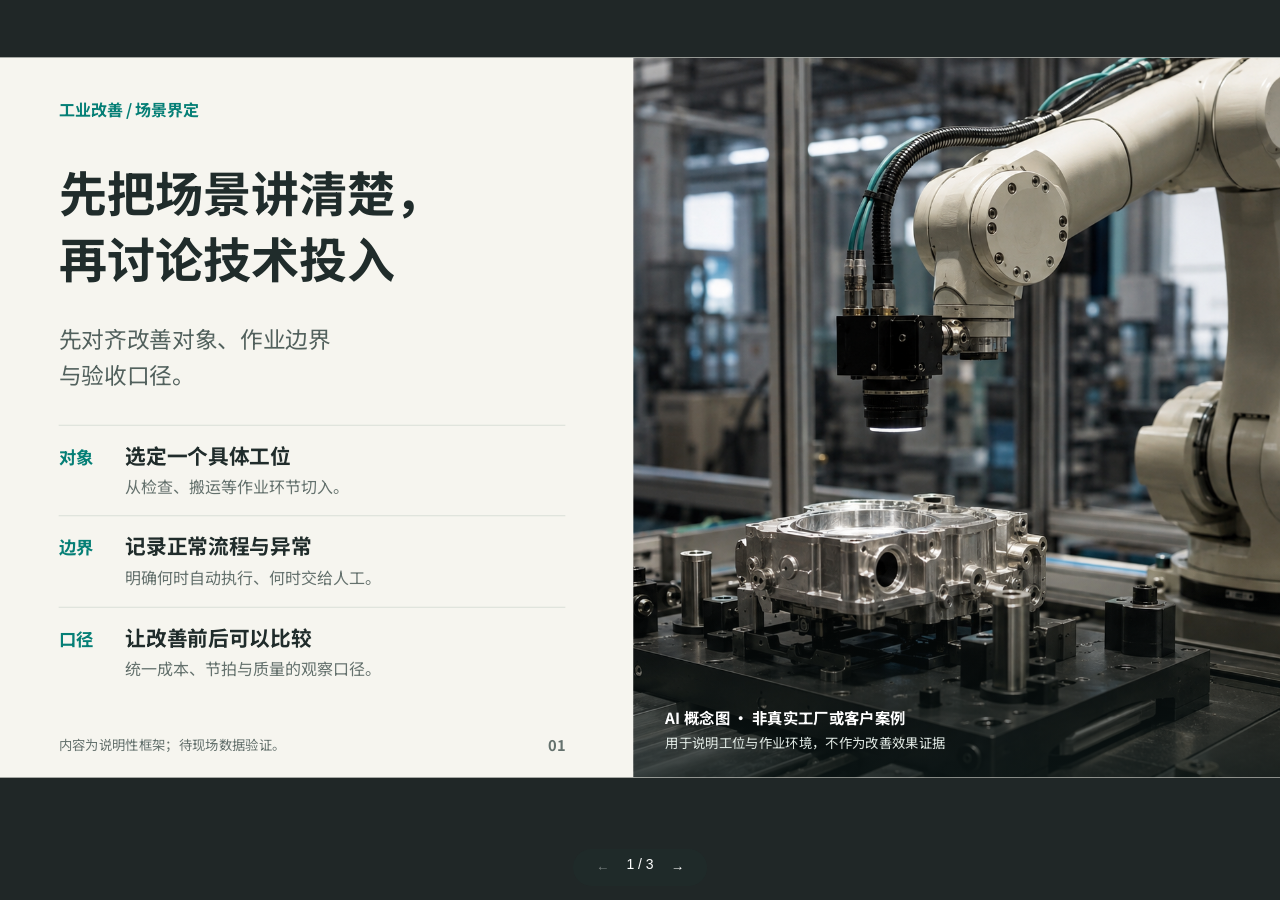
<file: examples/consulting-visuals/index.html>
<!doctype html>
<html lang="zh-CN"><head><meta charset="utf-8"><meta name="viewport" content="width=device-width, initial-scale=1"><title>工业改善：视觉回归样例</title><style>
/* ===========================================
   FIXED 16:9 STAGE: MANDATORY BASE STYLES
   Include this ENTIRE file in every presentation.
   Slides are authored at 1920×1080 and scaled as a whole.
   =========================================== */

/* 1. Lock the browser viewport */
html,
body {
    width: 100%;
    height: 100%;
    margin: 0;
    overflow: hidden;
    background: var(--stage-bg, #000);
}

/* 2. Full-window deck viewport */
.deck-viewport {
    position: fixed;
    inset: 0;
    overflow: hidden;
    background: var(--stage-bg, #000);
}

/* 3. Fixed 16:9 design canvas.
   JavaScript sets transform: translate(...) scale(...). */
.deck-stage {
    position: absolute;
    left: 0;
    top: 0;
    width: 1920px;
    height: 1080px;
    overflow: hidden;
    transform-origin: 0 0;
    background: var(--slide-bg, #fff);
}

/* 4. Slides stack inside the fixed stage.
   Content must be laid out at 1920×1080, not reflowed per device. */
.slide {
    position: absolute;
    inset: 0;
    width: 1920px;
    height: 1080px;
    overflow: hidden;
    display: block;
    visibility: hidden;
    opacity: 0;
    pointer-events: none;
    background: var(--slide-bg, #fff);
}

.slide.active,
.slide.visible {
    visibility: visible;
    opacity: 1;
    pointer-events: auto;
    z-index: 1;
}

/* 5. Keep media inside authored slide bounds */
img,
video,
canvas,
svg {
    max-width: 100%;
    max-height: 100%;
}

/* 6. Presentation chrome stays outside the slide design system */
.deck-controls {
    position: fixed;
    left: 50%;
    bottom: 22px;
    transform: translateX(-50%);
    z-index: 1000;
}

/* 7. Print one fixed-size slide per page.
   @page sits outside @media print per the CSS spec; it only applies when printing. */
@page {
    size: 1920px 1080px;
    margin: 0;
}

@media print {
    html,
    body {
        width: 1920px;
        height: auto;
        overflow: visible;
        background: #fff;
    }

    /* Chrome skips background graphics by default — dark themes would print white */
    * {
        -webkit-print-color-adjust: exact;
        print-color-adjust: exact;
    }

    .deck-viewport {
        position: static;
        overflow: visible;
        background: #fff;
    }

    .deck-stage {
        position: static;
        width: auto;
        height: auto;
        transform: none !important;
        background: none;
    }

    .slide {
        position: relative;
        display: block !important;
        visibility: visible !important;
        opacity: 1 !important;
        pointer-events: auto !important;
        width: 1920px;
        height: 1080px;
        break-after: page;
        page-break-after: always;
    }

    .slide:last-child {
        break-after: auto;
        page-break-after: auto;
    }

    .deck-controls {
        display: none !important;
    }
}

/* 8. Reduced motion */
@media (prefers-reduced-motion: reduce) {
    *,
    *::before,
    *::after {
        animation-duration: 0.01ms !important;
        transition-duration: 0.2s !important;
    }
}

/* === EDITORIAL DESIGN SYSTEM === */
@font-face{font-family:Deck CJK;src:url('assets/fonts/noto-sans-sc-400.ttf') format('truetype');font-weight:400;font-display:block}@font-face{font-family:Deck CJK;src:url('assets/fonts/noto-sans-sc-700.ttf') format('truetype');font-weight:700;font-display:block}
:root{--slide-bg:#f6f5ef;--stage-bg:#202727;--ink:#202c2b;--muted:#64716d;--teal:#057f76;--line:#cbd3cb;--ochre:#a15f31;--paper:#f6f5ef}
*{box-sizing:border-box}body{font-family:'Deck CJK',sans-serif;color:var(--ink)}h1,h2,p,figure{margin:0}h1{font-size:65px;line-height:1.32;font-weight:700;letter-spacing:0}p{line-height:1.6}.eyebrow{position:absolute;left:88px;top:60px;font-size:24px;line-height:36px;color:var(--teal);font-weight:700}.page-title{position:absolute;left:88px;top:119px;right:88px}.lead{position:absolute;left:88px;top:226px;font-size:31px;color:var(--muted)}.foot{position:absolute;left:88px;right:88px;bottom:34px;display:flex;align-items:center;justify-content:space-between;font-size:21px;line-height:32px;color:var(--muted)}.foot .folio{font-size:22px;font-weight:700}.reveal{opacity:0;transform:translateY(12px);transition:opacity .28s ease,transform .28s ease}.visible .reveal,.active .reveal{opacity:1;transform:none}.reveal.delay{transition-delay:.08s}.deck-controls{display:flex;gap:7px;background:#202c2be6;border-radius:22px;padding:7px 13px;color:white;font:14px sans-serif}.deck-controls button{color:white;background:none;border:0;padding:4px 10px;cursor:pointer}
/* === PAGE 1: SCENARIO === */
.hero{position:absolute;left:950px;top:0;width:970px;height:1080px}.hero img{width:100%;height:100%;object-fit:cover;object-position:52% center;display:block}.hero::after{content:'';position:absolute;inset:760px 0 0;background:linear-gradient(transparent,rgba(13,24,24,.78));pointer-events:none}.image-note{position:absolute;z-index:1;left:48px;right:40px;bottom:38px;color:#fff;font-size:23px;line-height:1.5}.image-note strong{font-weight:700}.image-note span{display:block;font-size:20px;color:#e0e9e4;margin-top:6px}.scenario h1{position:absolute;left:88px;top:150px;width:806px;font-size:72px;line-height:1.38}.scenario .intro{position:absolute;left:88px;top:394px;width:748px;font-size:34px;line-height:1.6;color:#52615d}.framing{position:absolute;left:88px;top:551px;width:760px}.framing-row{display:grid;grid-template-columns:100px 1fr;align-items:start;border-top:1.5px solid var(--line);padding:22px 0 25px;min-height:129px}.framing-row .label{font-size:26px;color:var(--teal);font-weight:700;padding-top:5px}.framing-row h2{font-size:31px;line-height:1.45;font-weight:700}.framing-row p{font-size:24px;color:var(--muted);margin-top:5px}.scenario .foot{right:auto;width:760px;font-size:20px}
/* === PAGE 2: QUANTITATIVE BRIDGE === */
.chart-label{position:absolute;left:88px;top:291px;font-size:25px;color:var(--muted)}.example-label{position:absolute;right:88px;top:291px;font-size:25px;color:var(--ochre);font-weight:700}.bridge-svg{position:absolute;inset:0;width:1920px;height:1080px}.grid-line{stroke:#d5dad3;stroke-width:1}.axis-label{font-family:'Deck CJK',sans-serif;font-size:23px;fill:#6b7870}.bridge-link{stroke:#7e8e84;stroke-width:2;stroke-dasharray:7 6}.bar{position:absolute}.bar.base{background:#364843}.bar.saving{background:#057f76}.bar.added{background:#b37c51}.bar.result{background:#c4d9cd;border-top:4px solid #057f76}.bar-value{position:absolute;text-align:center;font-size:43px;line-height:56px;font-weight:700}.saving-text,.result-text{color:#057f76}.added-text{color:#a15f31}.bar-label{position:absolute;text-align:center;font-size:28px;line-height:42px}.chart-aside{position:absolute;left:1474px;top:424px;width:350px;border-left:2px solid #9fb4a7;padding-left:38px}.chart-aside h2{font-size:34px;line-height:1.6;font-weight:700}.chart-aside p{font-size:26px;line-height:1.7;color:var(--muted);margin-top:25px}.equation{position:absolute;left:88px;right:88px;top:923px;border-top:2px solid #99b6a8;display:flex;align-items:baseline;justify-content:space-between;padding-top:18px;font-size:25px;line-height:40px;color:var(--muted)}.equation strong{font-size:31px;font-weight:700;color:#057f76}
/* === PAGE 3: OBSERVABLE CONTROL LOOP === */
.mechanism{--slide-bg:#20312e;color:#f6f5ef}.mechanism .eyebrow{color:#93cec1}.mechanism .lead{color:#bccfc7}.mechanism .foot{color:#b2c5bc}.flow-svg{position:absolute;inset:0;width:1920px;height:1080px}.node-title{font-family:'Deck CJK',sans-serif;font-size:36px;font-weight:700;fill:#f6f5ef}.node-body{font-family:'Deck CJK',sans-serif;font-size:26px;fill:#c6d6cf}.node-step{font-family:'Deck CJK',sans-serif;font-size:23px;fill:#93cec1}.edge-label{font-family:'Deck CJK',sans-serif;font-size:25px;fill:#c2d8cc}.edge{fill:none;stroke:#bdd2c4;stroke-width:3;marker-end:url(#arrow-light)}.exception-edge{fill:none;stroke:#daa273;stroke-width:3;marker-end:url(#arrow-ochre)}.feedback-edge{fill:none;stroke:#75cbbb;stroke-width:4;marker-end:url(#arrow-teal)}.exception-label{fill:#f2c39f;font-family:'Deck CJK',sans-serif;font-size:25px}.diagram-note{position:absolute;left:88px;top:960px;font-size:24px;color:#c2d8cc;line-height:35px}
.deck-controls{bottom:14px}.deck-controls button:focus-visible{outline:2px solid #e7c183;outline-offset:2px}.deck-controls button:disabled{opacity:.4;cursor:default}</style></head><body><div class="deck-viewport"><main class="deck-stage" id="deckStage">
<!-- === PAGE 1 / CONCEPT IMAGE ESTABLISHES SETTING ONLY === -->
<section class="slide scenario active visible" aria-label="先把场景讲清楚，再讨论技术投入">
 <figure class="hero reveal delay"><img src="assets/industrial-concept.png" alt="AI概念图：工业机器人利用视觉镜头检查夹具上的金属部件"><figcaption class="image-note"><strong data-text-id="p1-image-note">AI 概念图 · 非真实工厂或客户案例</strong><span data-text-id="p1-image-subnote">用于说明工位与作业环境，不作为改善效果证据</span></figcaption></figure>
 <div class="eyebrow reveal" data-text-id="p1-kicker">工业改善 / 场景界定</div>
 <h1 class="reveal" data-text-id="p1-title">先把场景讲清楚，<br>再讨论技术投入</h1>
 <p class="intro reveal delay" data-text-id="p1-intro">先对齐改善对象、作业边界<br>与验收口径。</p>
 <div class="framing reveal delay">
  <div class="framing-row"><span class="label" data-text-id="p1-label1">对象</span><div><h2 data-text-id="p1-row1-title">选定一个具体工位</h2><p data-text-id="p1-row1-body">从检查、搬运等作业环节切入。</p></div></div>
  <div class="framing-row"><span class="label" data-text-id="p1-label2">边界</span><div><h2 data-text-id="p1-row2-title">记录正常流程与异常</h2><p data-text-id="p1-row2-body">明确何时自动执行、何时交给人工。</p></div></div>
  <div class="framing-row"><span class="label" data-text-id="p1-label3">口径</span><div><h2 data-text-id="p1-row3-title">让改善前后可以比较</h2><p data-text-id="p1-row3-body">统一成本、节拍与质量的观察口径。</p></div></div>
 </div>
 <footer class="foot"><span data-text-id="p1-source">内容为说明性框架；待现场数据验证。</span><span class="folio" data-text-id="p1-folio">01</span></footer>
</section>
<!-- === PAGE 2 / EXACT ILLUSTRATIVE WATERFALL GEOMETRY === -->
<section class="slide analysis" aria-label="返工与等待应成为改善试点的优先项">
 <div class="eyebrow reveal" data-text-id="p2-kicker">工业改善 / 价值拆解</div>
 <h1 class="page-title reveal" data-text-id="p2-title">返工与等待应成为改善试点的优先项</h1>
 <p class="lead reveal" data-text-id="p2-lead">把可避免的损失与新增运行成本分开，看净改善空间。</p>
 <div class="chart-label" data-text-id="p2-unit">单位成本指数 · 基准 = 100</div>
 <div class="example-label" data-text-id="p2-example">示例数据，非客户结果</div>
 <svg class="bridge-svg" viewBox="0 0 1920 1080" role="img" aria-label="成本桥：基准100，减少返工12，减少等待8，新增运行5，结果85。纵轴零至100。"><line x1="116" y1="800" x2="1382" y2="800" class="grid-line"/><text x="89" y="810" text-anchor="end" class="axis-label">0</text><line x1="116" y1="720" x2="1382" y2="720" class="grid-line"/><text x="89" y="730" text-anchor="end" class="axis-label">20</text><line x1="116" y1="640" x2="1382" y2="640" class="grid-line"/><text x="89" y="650" text-anchor="end" class="axis-label">40</text><line x1="116" y1="560" x2="1382" y2="560" class="grid-line"/><text x="89" y="570" text-anchor="end" class="axis-label">60</text><line x1="116" y1="480" x2="1382" y2="480" class="grid-line"/><text x="89" y="490" text-anchor="end" class="axis-label">80</text><line x1="116" y1="400" x2="1382" y2="400" class="grid-line"/><text x="89" y="410" text-anchor="end" class="axis-label">100</text><line x1="324" y1="400" x2="412" y2="400" class="bridge-link"/><line x1="570" y1="448" x2="658" y2="448" class="bridge-link"/><line x1="816" y1="480" x2="904" y2="480" class="bridge-link"/><line x1="1062" y1="460" x2="1150" y2="460" class="bridge-link"/></svg>
 <div class="bar base" data-low="0" data-high="100" style="left:166px;top:400px;width:158px;height:400px"></div><div class="bar-value base-text" style="left:151px;top:334px;width:188px" data-text-id="p2-value-0">100</div><div class="bar-label" style="left:126px;top:825px;width:238px" data-text-id="p2-label-0">基准成本</div>
<div class="bar saving" data-low="88" data-high="100" style="left:412px;top:400px;width:158px;height:48px"></div><div class="bar-value saving-text" style="left:397px;top:334px;width:188px" data-text-id="p2-value-1">−12</div><div class="bar-label" style="left:372px;top:825px;width:238px" data-text-id="p2-label-1">减少返工</div>
<div class="bar saving" data-low="80" data-high="88" style="left:658px;top:448px;width:158px;height:32px"></div><div class="bar-value saving-text" style="left:643px;top:382px;width:188px" data-text-id="p2-value-2">−8</div><div class="bar-label" style="left:618px;top:825px;width:238px" data-text-id="p2-label-2">减少等待</div>
<div class="bar added" data-low="80" data-high="85" style="left:904px;top:460px;width:158px;height:20px"></div><div class="bar-value added-text" style="left:889px;top:394px;width:188px" data-text-id="p2-value-3">+5</div><div class="bar-label" style="left:864px;top:825px;width:238px" data-text-id="p2-label-3">新增运行</div>
<div class="bar result" data-low="0" data-high="85" style="left:1150px;top:460px;width:158px;height:340px"></div><div class="bar-value result-text" style="left:1135px;top:394px;width:188px" data-text-id="p2-value-4">85</div><div class="bar-label" style="left:1110px;top:825px;width:238px" data-text-id="p2-label-4">改善后成本</div>
 <aside class="chart-aside"><h2 data-text-id="p2-implication">先验证损失<br>能否减少，<br>再核算持续<br>运行成本。</h2><p data-text-id="p2-aside">改善幅度须由<br>现场数据验证。</p></aside>
 <div class="equation"><span data-text-id="p2-calculation-label">示例测算</span><strong data-text-id="p2-calculation">100 − 12 − 8 + 5 = 85</strong><span data-text-id="p2-assumption">同一业务量与统计口径</span></div>
 <footer class="foot"><span data-text-id="p2-source">来源：本样例设定；无实测期间。基准、减项与增项均为说明性数值。</span><span class="folio" data-text-id="p2-folio">02</span></footer>
</section>
<!-- === PAGE 3 / NATIVE SVG FLOW WITH EXCEPTION AND FEEDBACK === -->
<section class="slide mechanism" aria-label="把识别、决策与执行连成可追溯的闭环">
 <div class="eyebrow reveal" data-text-id="p3-kicker">工业改善 / 闭环机制</div>
 <h1 class="page-title reveal" data-text-id="p3-title">把识别、决策与执行连成可追溯的闭环</h1>
 <p class="lead reveal" data-text-id="p3-lead">每次执行都留下结果，让异常可接管、判断可复核。</p>
 <svg class="flow-svg" viewBox="0 0 1920 1080" role="img" aria-label="概念流程：现场观测到状态识别，条件满足进入作业执行，条件不满足进入人工复核后再执行。执行的结果和异常回到现场观测。">
  <defs><marker id="arrow-light" viewBox="0 0 12 12" refX="10" refY="6" markerWidth="11" markerHeight="11" orient="auto"><path d="M2 2 L10 6 L2 10" fill="none" stroke="#bdd2c4" stroke-width="1.6"/></marker><marker id="arrow-ochre" viewBox="0 0 12 12" refX="10" refY="6" markerWidth="11" markerHeight="11" orient="auto"><path d="M2 2 L10 6 L2 10" fill="none" stroke="#daa273" stroke-width="1.6"/></marker><marker id="arrow-teal" viewBox="0 0 12 12" refX="10" refY="6" markerWidth="11" markerHeight="11" orient="auto"><path d="M2 2 L10 6 L2 10" fill="none" stroke="#75cbbb" stroke-width="1.6"/></marker></defs>
  <text x="88" y="370" class="node-step" data-text-id="p3-step1">01 / 观测</text><text x="504" y="370" class="node-step" data-text-id="p3-step2">02 / 识别</text><text x="984" y="370" class="node-step" data-text-id="p3-step3">03 / 决策</text><text x="1440" y="370" class="node-step" data-text-id="p3-step4">04 / 执行</text>
  <rect x="88" y="424" width="302" height="208" fill="#29413a" stroke="#769788" stroke-width="2"/><text x="122" y="492" class="node-title" data-text-id="p3-node1">现场观测</text><text x="122" y="546" class="node-body" data-text-id="p3-node1-body">图像、设备状态</text><text x="122" y="587" class="node-body" data-text-id="p3-node1-body2">与作业记录</text>
  <rect x="504" y="424" width="316" height="208" fill="#29413a" stroke="#769788" stroke-width="2"/><text x="538" y="492" class="node-title" data-text-id="p3-node2">状态识别</text><text x="538" y="546" class="node-body" data-text-id="p3-node2-body">识别偏差、保留</text><text x="538" y="587" class="node-body" data-text-id="p3-node2-body2">证据与置信度</text>
  <path d="M1100 414 L1230 528 L1100 642 L970 528 Z" fill="#33554a" stroke="#93c1ac" stroke-width="2"/><text x="1100" y="517" class="node-title" text-anchor="middle" style="font-size:31px" data-text-id="p3-decision1">自动执行</text><text x="1100" y="562" class="node-title" text-anchor="middle" style="font-size:31px" data-text-id="p3-decision2">条件满足？</text>
  <rect x="1440" y="424" width="392" height="208" fill="#c9dfd0"/><text x="1478" y="492" class="node-title" style="fill:#203b31" data-text-id="p3-node4">作业执行</text><text x="1478" y="546" class="node-body" style="fill:#315448" data-text-id="p3-node4-body">动作、处置与结果</text><text x="1478" y="587" class="node-body" style="fill:#315448" data-text-id="p3-node4-body2">写入同一事件记录</text>
  <path d="M390 528 H490" class="edge"/><text x="447" y="495" class="edge-label" text-anchor="middle" data-text-id="p3-edge1">采集</text>
  <path d="M820 528 H956" class="edge"/><text x="890" y="495" class="edge-label" text-anchor="middle" data-text-id="p3-edge2">判断</text>
  <path d="M1230 528 H1426" class="edge"/><text x="1328" y="489" class="edge-label" text-anchor="middle" data-text-id="p3-edge3">满足 · 下发</text>
  <path d="M1100 642 V742" class="exception-edge"/><text x="1134" y="706" class="exception-label" data-text-id="p3-exception">不满足 / 信息不足</text>
  <rect x="948" y="756" width="394" height="127" rx="0" fill="#3b3e30" stroke="#b88e69" stroke-width="2"/><text x="983" y="807" class="node-title" style="font-size:31px;fill:#f5d4b7" data-text-id="p3-manual">人工复核</text><text x="983" y="851" class="node-body" style="fill:#d9c3ae" data-text-id="p3-manual-body">确认条件与处置方案</text>
  <path d="M1342 819 H1530 V646" class="exception-edge"/><text x="1378" y="783" class="exception-label" data-text-id="p3-manual-return">确认后执行</text>
  <path d="M1742 632 V920 H239 V646" class="feedback-edge"/><text x="465" y="890" class="edge-label" style="fill:#93dacb;font-size:29px" data-text-id="p3-feedback">结果与异常回流 · 重新观测</text>
 </svg>
 <p class="diagram-note" data-text-id="p3-trace">追溯线索：观测证据 → 判断依据 → 执行动作 → 结果记录</p>
 <footer class="foot"><span data-text-id="p3-source">来源：说明性流程设计；用于机制讨论，不代表已部署系统。</span><span class="folio" data-text-id="p3-folio">03</span></footer>
</section>
</main></div><nav class="deck-controls" aria-label="演示导航" data-export-hide><button id="prev" aria-label="上一页">←</button><span id="position" role="status" aria-live="polite" aria-atomic="true">1 / 3</span><button id="next" aria-label="下一页">→</button></nav>
<script>
class SlidePresentation {
 constructor(){this.slides=[...document.querySelectorAll('.slide')];this.stage=document.getElementById('deckStage');this.currentSlide=0;this.wheelAt=0;this.setupStageScale();this.setupKeyboardNav();this.setupTouchNav();this.setupWheelNav();document.getElementById('prev').onclick=()=>this.showSlide(this.currentSlide-1);document.getElementById('next').onclick=()=>this.showSlide(this.currentSlide+1);this.showSlide(0)}
 isInteractive(target){return target instanceof Element && !!target.closest('button,a,input,textarea,select,[role="button"],[role="textbox"],[role="slider"],[contenteditable]:not([contenteditable="false"])')}
 setupStageScale(){const scale=()=>{const chrome=document.querySelector('.deck-controls');const reserve=chrome&&getComputedStyle(chrome).display!=='none'?Math.ceil(chrome.getBoundingClientRect().height)+28:0;const availableHeight=Math.max(1,innerHeight-reserve);const s=Math.min(innerWidth/1920,availableHeight/1080);this.stage.style.transform=`translate(${(innerWidth-1920*s)/2}px,${(availableHeight-1080*s)/2}px) scale(${s})`};scale();addEventListener('resize',scale)}
 setupKeyboardNav(){addEventListener('keydown',e=>{if(e.defaultPrevented||e.isComposing||e.altKey||e.ctrlKey||e.metaKey)return;const navShortcut=['ArrowLeft','ArrowRight','ArrowUp','ArrowDown','PageUp','PageDown','Home','End'].includes(e.key)&&e.target.closest?.('.deck-controls button#prev,.deck-controls button#next');if(this.isInteractive(e.target)&&!navShortcut)return;let next;if(['ArrowRight','ArrowDown','PageDown',' '].includes(e.key))next=this.currentSlide+1;else if(['ArrowLeft','ArrowUp','PageUp'].includes(e.key))next=this.currentSlide-1;else if(e.key==='Home')next=0;else if(e.key==='End')next=this.slides.length-1;else return;e.preventDefault();this.showSlide(next)})}
 setupTouchNav(){let start=null;addEventListener('touchstart',e=>{start=this.isInteractive(e.target)?null:{x:e.changedTouches[0].screenX,y:e.changedTouches[0].screenY}},{passive:true});addEventListener('touchend',e=>{if(!start)return;const dx=e.changedTouches[0].screenX-start.x,dy=e.changedTouches[0].screenY-start.y;start=null;if(Math.abs(dx)>60&&Math.abs(dx)>Math.abs(dy)*1.2)this.showSlide(this.currentSlide+(dx<0?1:-1))},{passive:true})}
 setupWheelNav(){addEventListener('wheel',e=>{if(e.ctrlKey||e.metaKey||this.isInteractive(e.target))return;if(Date.now()-this.wheelAt>500&&Math.abs(e.deltaY)>10){this.showSlide(this.currentSlide+(e.deltaY>0?1:-1));this.wheelAt=Date.now()}},{passive:true})}
 showSlide(i){this.currentSlide=Math.max(0,Math.min(i,this.slides.length-1));this.slides.forEach((s,j)=>{s.classList.toggle('active',j===this.currentSlide);s.classList.toggle('visible',j===this.currentSlide)});document.getElementById('position').textContent=`${this.currentSlide+1} / ${this.slides.length}`;document.getElementById('prev').disabled=this.currentSlide===0;document.getElementById('next').disabled=this.currentSlide===this.slides.length-1}
}
new SlidePresentation();
</script></body></html>
</file>
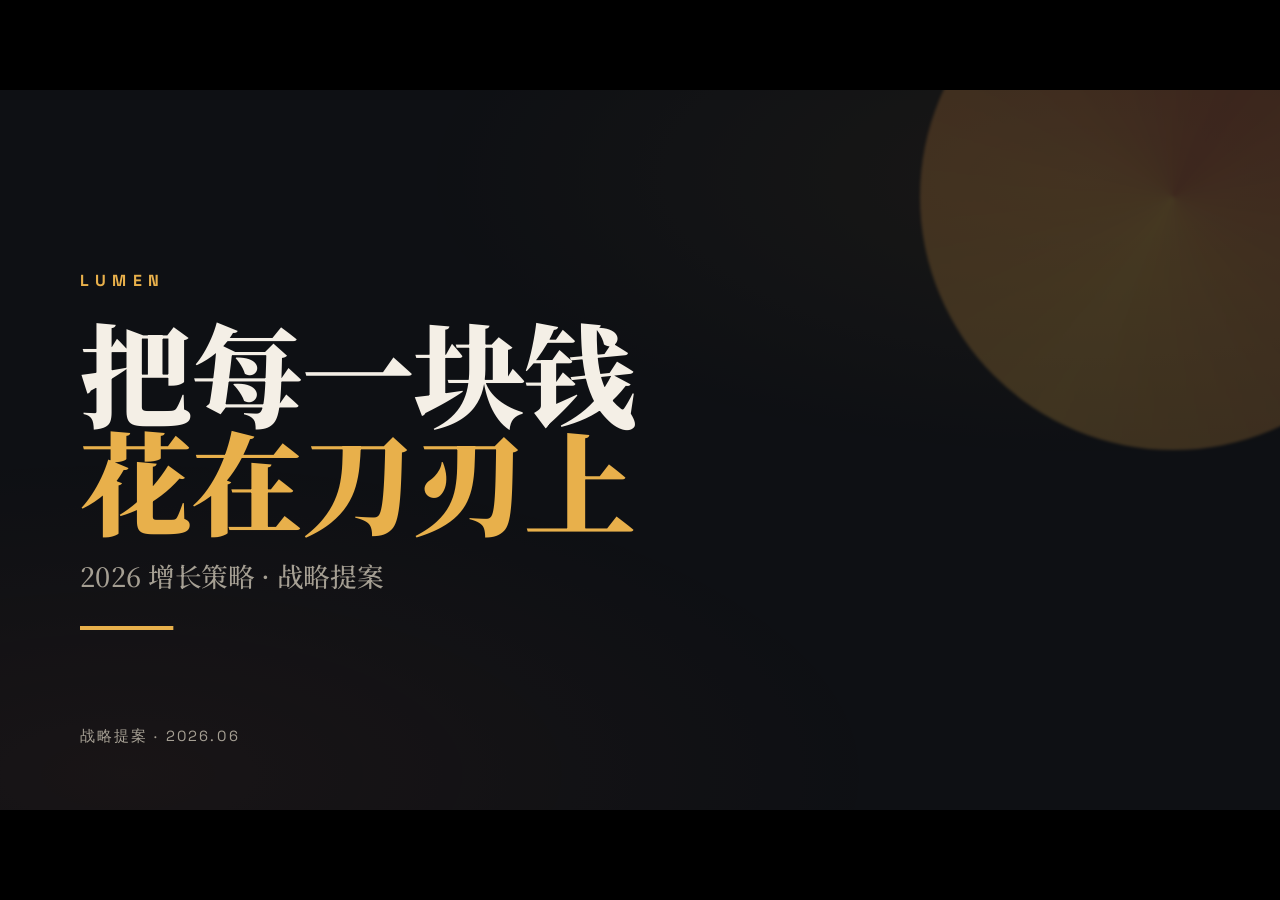
<file: examples/lumen-2026/index.html>
<!DOCTYPE html>
<html lang="zh-CN">
<head>
<meta charset="UTF-8">
<meta name="viewport" content="width=device-width, initial-scale=1.0">
<title>Lumen · 2026 增长策略</title>

<!-- Fonts: distinctive editorial pairing — serif display + grotesk accent (never system fonts) -->
<link rel="preconnect" href="https://fonts.googleapis.com">
<link rel="preconnect" href="https://fonts.gstatic.com" crossorigin>
<link href="https://fonts.googleapis.com/css2?family=Noto+Serif+SC:wght@500;700;900&amp;family=Space+Grotesk:wght@500;700&amp;family=Noto+Sans+SC:wght@400;500;700&amp;display=swap" rel="stylesheet">

<style>
/* ===========================================
   THEME TOKENS — "Ink & Amber" editorial
   =========================================== */
:root{
  --ink:#0e1014;            /* deep ink background */
  --ink-2:#15181f;
  --paper:#f4efe6;          /* warm off-white text */
  --paper-dim:#a59f93;
  --amber:#e8b04b;          /* primary accent */
  --amber-soft:rgba(232,176,75,.16);
  --rust:#c4623b;           /* secondary accent */
  --line:rgba(244,239,230,.14);
  --font-serif:'Noto Serif SC', serif;
  --font-sans:'Noto Sans SC', sans-serif;
  --font-latin:'Space Grotesk', sans-serif;
  --stage-bg:#000;
  --slide-bg:var(--ink);
  --ease:cubic-bezier(.16,1,.3,1);
}
*{margin:0;padding:0;box-sizing:border-box;}

/* ===========================================
   viewport-base.css (FULL — mandatory fixed stage)
   =========================================== */
html,body{width:100%;height:100%;margin:0;overflow:hidden;background:var(--stage-bg,#000);}
.deck-viewport{position:fixed;inset:0;overflow:hidden;background:var(--stage-bg,#000);}
.deck-stage{position:absolute;left:0;top:0;width:1920px;height:1080px;overflow:hidden;transform-origin:0 0;background:var(--slide-bg,#fff);}
.slide{position:absolute;inset:0;width:1920px;height:1080px;overflow:hidden;display:block;visibility:hidden;opacity:0;pointer-events:none;background:var(--slide-bg,#fff);}
.slide.active,.slide.visible{visibility:visible;opacity:1;pointer-events:auto;z-index:1;}
img,video,canvas,svg{max-width:100%;max-height:100%;}
.deck-controls{position:fixed;left:50%;bottom:22px;transform:translateX(-50%);z-index:1000;}
@page{size:1920px 1080px;margin:0;}
@media print{
  html,body{width:1920px;height:auto;overflow:visible;background:#fff;}
  *{-webkit-print-color-adjust:exact;print-color-adjust:exact;}
  .deck-viewport{position:static;overflow:visible;background:#fff;}
  .deck-stage{position:static;width:auto;height:auto;transform:none!important;background:none;}
  .slide{position:relative;display:block!important;visibility:visible!important;opacity:1!important;pointer-events:auto!important;width:1920px;height:1080px;break-after:page;page-break-after:always;}
  .slide:last-child{break-after:auto;page-break-after:auto;}
  .deck-controls{display:none!important;}
}
@media (prefers-reduced-motion:reduce){*,*::before,*::after{animation-duration:.01ms!important;transition-duration:.2s!important;}}

/* ===========================================
   SHARED SLIDE FURNITURE
   =========================================== */
.slide{color:var(--paper);font-family:var(--font-sans);}
.pad{position:absolute;inset:0;padding:96px 120px;display:flex;flex-direction:column;}
.grain{position:absolute;inset:0;pointer-events:none;opacity:.5;
  background:radial-gradient(120% 90% at 85% 12%, rgba(232,176,75,.10), transparent 45%),
             radial-gradient(120% 90% at 10% 95%, rgba(196,98,59,.12), transparent 50%);}
.kicker{font-family:var(--font-latin);font-weight:700;font-size:22px;letter-spacing:.32em;text-transform:uppercase;color:var(--amber);}
.foot{position:absolute;left:120px;right:120px;bottom:54px;display:flex;justify-content:space-between;
  font-family:var(--font-latin);font-size:18px;letter-spacing:.14em;color:var(--paper-dim);text-transform:uppercase;}
.pageno{font-variant-numeric:tabular-nums;}

/* reveal animation: triggers on .slide.visible */
.reveal{opacity:0;transform:translateY(34px);transition:opacity .7s var(--ease),transform .7s var(--ease);}
.slide.visible .reveal{opacity:1;transform:none;}
.slide.visible .reveal:nth-child(1){transition-delay:.05s;}
.slide.visible .reveal:nth-child(2){transition-delay:.15s;}
.slide.visible .reveal:nth-child(3){transition-delay:.25s;}
.slide.visible .reveal:nth-child(4){transition-delay:.35s;}
.slide.visible .reveal:nth-child(5){transition-delay:.45s;}

/* ===========================================
   1 — COVER
   =========================================== */
.cover .pad{justify-content:center;}
.cover .mark{font-family:var(--font-latin);font-weight:700;letter-spacing:.4em;font-size:24px;color:var(--amber);margin-bottom:40px;}
.cover h1{font-family:var(--font-serif);font-weight:900;font-size:168px;line-height:.96;letter-spacing:-.01em;}
.cover h1 em{font-style:normal;color:var(--amber);}
.cover .sub{font-family:var(--font-serif);font-weight:500;font-size:40px;color:var(--paper-dim);margin-top:36px;max-width:1100px;line-height:1.4;}
.cover .rule{width:140px;height:6px;background:var(--amber);margin:48px 0 0;}
.cover .meta{position:absolute;left:120px;bottom:96px;font-family:var(--font-latin);font-size:22px;letter-spacing:.16em;color:var(--paper-dim);}
.cover .bigdisc{position:absolute;right:-220px;top:-220px;width:760px;height:760px;border-radius:50%;
  background:conic-gradient(from 210deg, var(--amber), var(--rust), var(--amber));filter:blur(2px);opacity:.22;}

/* ===========================================
   2 — AGENDA
   =========================================== */
.agenda h2{font-family:var(--font-serif);font-weight:700;font-size:84px;margin:18px 0 56px;}
.toc{display:flex;flex-direction:column;gap:0;border-top:1px solid var(--line);}
.toc .row{display:grid;grid-template-columns:140px 1fr auto;align-items:center;gap:40px;
  padding:34px 8px;border-bottom:1px solid var(--line);}
.toc .n{font-family:var(--font-latin);font-weight:700;font-size:48px;color:var(--amber);font-variant-numeric:tabular-nums;}
.toc .t{font-family:var(--font-serif);font-weight:500;font-size:46px;}
.toc .en{font-family:var(--font-latin);font-size:22px;letter-spacing:.2em;color:var(--paper-dim);text-transform:uppercase;}

/* ===========================================
   3 — STATS / HERO
   =========================================== */
.hero .pad{justify-content:center;align-items:flex-start;}
.hero .eyebrow{font-family:var(--font-sans);font-weight:500;font-size:34px;color:var(--paper-dim);margin-bottom:8px;}
.hero .big{font-family:var(--font-latin);font-weight:700;font-size:420px;line-height:.82;letter-spacing:-.02em;color:var(--amber);}
.hero .big .unit{font-size:120px;color:var(--paper);margin-left:8px;}
.hero .say{font-family:var(--font-serif);font-weight:500;font-size:48px;line-height:1.45;max-width:1180px;margin-top:40px;}
.hero .say b{color:var(--amber);font-weight:700;}

/* ===========================================
   4 — CONTENT / 3UP
   =========================================== */
.three h2{font-family:var(--font-serif);font-weight:700;font-size:76px;margin:14px 0 14px;}
.three .lede{font-family:var(--font-sans);font-size:30px;color:var(--paper-dim);max-width:1200px;margin-bottom:52px;}
.cards{display:grid;grid-template-columns:repeat(3,1fr);gap:34px;flex:1;}
.card{background:linear-gradient(180deg,var(--ink-2),rgba(21,24,31,.4));border:1px solid var(--line);
  border-radius:22px;padding:48px 42px;display:flex;flex-direction:column;}
.card .num{font-family:var(--font-latin);font-weight:700;font-size:30px;color:var(--amber);}
.card h3{font-family:var(--font-serif);font-weight:700;font-size:46px;margin:30px 0 20px;}
.card p{font-family:var(--font-sans);font-size:28px;line-height:1.62;color:var(--paper);}
.card .tag{margin-top:auto;font-family:var(--font-latin);font-size:18px;letter-spacing:.18em;
  color:var(--paper-dim);text-transform:uppercase;padding-top:28px;}

/* ===========================================
   5 — BEFORE / AFTER
   =========================================== */
.ba h2{font-family:var(--font-serif);font-weight:700;font-size:76px;margin:14px 0 52px;}
.split{display:grid;grid-template-columns:1fr 120px 1fr;align-items:stretch;gap:0;flex:1;}
.col-ba{padding:44px 48px;border-radius:22px;display:flex;flex-direction:column;}
.col-ba.before{background:rgba(196,98,59,.08);border:1px solid rgba(196,98,59,.3);}
.col-ba.after{background:var(--amber-soft);border:1px solid rgba(232,176,75,.4);}
.col-ba .h{font-family:var(--font-latin);font-weight:700;font-size:24px;letter-spacing:.2em;text-transform:uppercase;margin-bottom:32px;}
.col-ba.before .h{color:var(--rust);}
.col-ba.after .h{color:var(--amber);}
.col-ba ul{list-style:none;display:flex;flex-direction:column;gap:26px;}
.col-ba li{font-family:var(--font-sans);font-size:30px;line-height:1.4;display:flex;gap:18px;align-items:flex-start;}
.col-ba li .i{font-family:var(--font-latin);font-weight:700;flex:none;width:34px;}
.col-ba.before li .i{color:var(--rust);}
.col-ba.after li .i{color:var(--amber);}
.pivot{display:flex;align-items:center;justify-content:center;}
.pivot .arr{font-family:var(--font-latin);font-weight:700;font-size:64px;color:var(--paper-dim);}

/* ===========================================
   6 — FLOW / TIMELINE
   =========================================== */
.tl h2{font-family:var(--font-serif);font-weight:700;font-size:76px;margin:14px 0 64px;}
.track{position:relative;display:grid;grid-template-columns:repeat(4,1fr);gap:30px;flex:1;align-content:start;}
.track::before{content:"";position:absolute;left:0;right:0;top:34px;height:2px;background:var(--line);}
.node{position:relative;padding-top:78px;}
.node .dot{position:absolute;top:22px;left:0;width:26px;height:26px;border-radius:50%;background:var(--amber);box-shadow:0 0 0 8px var(--amber-soft);}
.node .when{font-family:var(--font-latin);font-weight:700;font-size:26px;color:var(--amber);letter-spacing:.08em;}
.node .what{font-family:var(--font-serif);font-weight:700;font-size:40px;margin:16px 0 14px;}
.node .desc{font-family:var(--font-sans);font-size:25px;line-height:1.55;color:var(--paper-dim);}

/* ===========================================
   7 — QUOTE
   =========================================== */
.quote .pad{justify-content:center;}
.quote blockquote{font-family:var(--font-serif);font-weight:700;font-size:104px;line-height:1.18;max-width:1480px;}
.quote blockquote .a{color:var(--amber);}
.quote .cite{font-family:var(--font-latin);font-size:26px;letter-spacing:.16em;color:var(--paper-dim);margin-top:56px;text-transform:uppercase;}
.quote .qmark{font-family:var(--font-serif);font-weight:900;font-size:300px;color:var(--amber);opacity:.18;line-height:.6;height:120px;}

/* ===========================================
   8 — END
   =========================================== */
.end .pad{justify-content:center;align-items:center;text-align:center;}
.end .mark{font-family:var(--font-latin);font-weight:700;letter-spacing:.4em;font-size:24px;color:var(--amber);margin-bottom:36px;}
.end h2{font-family:var(--font-serif);font-weight:900;font-size:132px;line-height:1;}
.end .contact{font-family:var(--font-latin);font-size:30px;letter-spacing:.12em;color:var(--paper-dim);margin-top:46px;}
.end .rule{width:120px;height:6px;background:var(--amber);margin:44px auto 0;}
</style>
</head>
<body>
<div class="deck-viewport">
<main class="deck-stage" id="deckStage">

  <!-- === 1 · COVER === -->
  <section class="slide cover active">
    <div class="grain"></div>
    <div class="bigdisc"></div>
    <div class="pad">
      <div class="mark reveal" data-text-id="s01t01">LUMEN</div>
      <h1 class="reveal" data-text-id="s01t02">把每一块钱<br><em>花在刀刃上</em></h1>
      <!-- This subtitle was round-tripped through edit_texts.py (extract -> edit -> apply) as a demo of the text-edit loop. -->
      <p class="sub reveal" data-text-id="s01t03">2026 增长策略 · 战略提案</p>
      <div class="rule reveal"></div>
    </div>
    <div class="meta" data-text-id="s01t04">战略提案 · 2026.06</div>
  </section>

  <!-- === 2 · AGENDA === -->
  <section class="slide agenda">
    <div class="grain"></div>
    <div class="pad">
      <div class="kicker reveal" data-text-id="s02t01">议程</div>
      <h2 class="reveal" data-text-id="s02t02">我们要讲清楚四件事</h2>
      <div class="toc reveal">
        <div class="row"><div class="n" data-text-id="s02t03">01</div><div class="t" data-text-id="s02t04">现状:增长在哪里失速</div><div class="en" data-text-id="s02t05">Where we stall</div></div>
        <div class="row"><div class="n" data-text-id="s02t06">02</div><div class="t" data-text-id="s02t07">转向:从采买到复利</div><div class="en" data-text-id="s02t08">The pivot</div></div>
        <div class="row"><div class="n" data-text-id="s02t09">03</div><div class="t" data-text-id="s02t10">三大支柱与节奏</div><div class="en" data-text-id="s02t11">Three pillars</div></div>
        <div class="row"><div class="n" data-text-id="s02t12">04</div><div class="t" data-text-id="s02t13">落地路线图</div><div class="en" data-text-id="s02t14">Roadmap</div></div>
      </div>
    </div>
    <div class="foot" data-text-id="s02t15"><span>LUMEN · 2026</span><span class="pageno">02</span></div>
  </section>

  <!-- === 3 · STATS / HERO === -->
  <section class="slide hero">
    <div class="grain"></div>
    <div class="pad">
      <div class="eyebrow reveal" data-text-id="s03t01">过去 12 个月,我们花在拉新上的钱里——</div>
      <div class="big reveal" data-text-id="s03t02">72<span class="unit">%</span></div>
      <div class="say reveal" data-text-id="s03t03">在 <b>30 天内流失</b>。增长的瓶颈不是流量不够,<br>而是<b>留不住</b>。这一页定义了整份提案要解决的问题。</div>
    </div>
    <div class="foot" data-text-id="s03t04"><span>现状 · WHERE WE STALL</span><span class="pageno">03</span></div>
  </section>

  <!-- === 4 · CONTENT / 3UP === -->
  <section class="slide three">
    <div class="grain"></div>
    <div class="pad">
      <div class="kicker reveal" data-text-id="s04t01">三大支柱</div>
      <h2 class="reveal" data-text-id="s04t02">把预算从“买用户”挪到“养用户”</h2>
      <p class="lede reveal" data-text-id="s04t03">同样的预算,重新分配到三个能产生复利的环节。每个支柱都有明确的负责人与季度目标。</p>
      <div class="cards reveal">
        <div class="card">
          <div class="num" data-text-id="s04t04">01</div>
          <h3 data-text-id="s04t05">激活前 7 天</h3>
          <p data-text-id="s04t06">把新用户的“啊哈时刻”从第 9 天提前到第 2 天,首周留存预计 +18 个百分点。</p>
          <div class="tag" data-text-id="s04t07">ONBOARDING</div>
        </div>
        <div class="card">
          <div class="num" data-text-id="s04t08">02</div>
          <h3 data-text-id="s04t09">内容飞轮</h3>
          <p data-text-id="s04t10">用户产出的内容反向带来新用户,边际获客成本随规模下降而非上升。</p>
          <div class="tag" data-text-id="s04t11">LOOPS</div>
        </div>
        <div class="card">
          <div class="num" data-text-id="s04t12">03</div>
          <h3 data-text-id="s04t13">付费转化</h3>
          <p data-text-id="s04t14">在价值被感知的节点而非注册当天触发付费,转化率与口碑同时受益。</p>
          <div class="tag" data-text-id="s04t15">MONETIZE</div>
        </div>
      </div>
    </div>
    <div class="foot" data-text-id="s04t16"><span>三大支柱 · THREE PILLARS</span><span class="pageno">04</span></div>
  </section>

  <!-- === 5 · BEFORE / AFTER === -->
  <section class="slide ba">
    <div class="grain"></div>
    <div class="pad">
      <div class="kicker reveal" data-text-id="s05t01">转向</div>
      <h2 class="reveal" data-text-id="s05t02">同一笔钱,两种活法</h2>
      <div class="split reveal">
        <div class="col-ba before">
          <div class="h" data-text-id="s05t03">现在 · 流量采买</div>
          <ul>
            <li data-text-id="s05t04"><span class="i">✕</span><span>获客成本逐季抬升,投入即消耗</span></li>
            <li data-text-id="s05t05"><span class="i">✕</span><span>新用户首周流失超六成</span></li>
            <li data-text-id="s05t06"><span class="i">✕</span><span>增长依赖持续输血,无法停</span></li>
          </ul>
        </div>
        <div class="pivot"><div class="arr" data-text-id="s05t07">→</div></div>
        <div class="col-ba after">
          <div class="h" data-text-id="s05t08">转向 · 留存复利</div>
          <ul>
            <li data-text-id="s05t09"><span class="i">✓</span><span>老用户带新用户,成本随规模下降</span></li>
            <li data-text-id="s05t10"><span class="i">✓</span><span>首周留存提升带动 LTV 翻倍</span></li>
            <li data-text-id="s05t11"><span class="i">✓</span><span>飞轮一旦转起,增长可自持</span></li>
          </ul>
        </div>
      </div>
    </div>
    <div class="foot" data-text-id="s05t12"><span>转向 · THE PIVOT</span><span class="pageno">05</span></div>
  </section>

  <!-- === 6 · FLOW / TIMELINE === -->
  <section class="slide tl">
    <div class="grain"></div>
    <div class="pad">
      <div class="kicker reveal" data-text-id="s06t01">路线图</div>
      <h2 class="reveal" data-text-id="s06t02">四个季度,把飞轮转起来</h2>
      <div class="track reveal">
        <div class="node"><div class="dot"></div><div class="when" data-text-id="s06t03">Q1</div><div class="what" data-text-id="s06t04">激活重构</div><div class="desc" data-text-id="s06t05">重做前 7 天体验,埋点定义“啊哈时刻”。</div></div>
        <div class="node"><div class="dot"></div><div class="when" data-text-id="s06t06">Q2</div><div class="what" data-text-id="s06t07">内容飞轮</div><div class="desc" data-text-id="s06t08">上线 UGC 激励,跑通第一个自传播闭环。</div></div>
        <div class="node"><div class="dot"></div><div class="when" data-text-id="s06t09">Q3</div><div class="what" data-text-id="s06t10">付费节点</div><div class="desc" data-text-id="s06t11">按价值感知触发付费,测试三套定价。</div></div>
        <div class="node"><div class="dot"></div><div class="when" data-text-id="s06t12">Q4</div><div class="what" data-text-id="s06t13">规模复利</div><div class="desc" data-text-id="s06t14">边际成本转负,采买预算下调四成。</div></div>
      </div>
    </div>
    <div class="foot" data-text-id="s06t15"><span>路线图 · ROADMAP</span><span class="pageno">06</span></div>
  </section>

  <!-- === 7 · QUOTE === -->
  <section class="slide quote">
    <div class="grain"></div>
    <div class="pad">
      <div class="qmark reveal" data-text-id="s07t01">“</div>
      <blockquote class="reveal" data-text-id="s07t02">增长不是把更多人<br>倒进漏斗,而是<span class="a">把漏斗补好</span>。</blockquote>
      <div class="cite reveal" data-text-id="s07t03">— 本提案的一句话总结</div>
    </div>
    <div class="foot" data-text-id="s07t04"><span>LUMEN · 2026</span><span class="pageno">07</span></div>
  </section>

  <!-- === 8 · END === -->
  <section class="slide end">
    <div class="grain"></div>
    <div class="pad">
      <div class="mark reveal" data-text-id="s08t01">LUMEN</div>
      <h2 class="reveal" data-text-id="s08t02">把钱花在<br>留得住的地方</h2>
      <div class="contact reveal" data-text-id="s08t03">growth@lumen.example · 2026.06</div>
      <div class="rule reveal"></div>
    </div>
  </section>

</main>
</div>

<script>
/* === SLIDE PRESENTATION CONTROLLER === */
class SlidePresentation{
  constructor(){
    this.slides=document.querySelectorAll('.slide');
    this.cur=0;
    this.stage=document.getElementById('deckStage');
    this.scale();
    window.addEventListener('resize',()=>this.scale());
    document.addEventListener('keydown',e=>{
      if(['ArrowRight','ArrowDown',' ','PageDown'].includes(e.key)){e.preventDefault();this.go(this.cur+1);}
      if(['ArrowLeft','ArrowUp','PageUp'].includes(e.key)){e.preventDefault();this.go(this.cur-1);}
    });
    this.go(0);
  }
  scale(){
    const f=Math.min(window.innerWidth/1920,window.innerHeight/1080);
    const x=(window.innerWidth-1920*f)/2, y=(window.innerHeight-1080*f)/2;
    this.stage.style.transform=`translate(${x}px,${y}px) scale(${f})`;
  }
  go(i){
    this.cur=Math.max(0,Math.min(i,this.slides.length-1));
    this.slides.forEach((s,k)=>{const on=k===this.cur;s.classList.toggle('active',on);s.classList.toggle('visible',on);});
  }
  goToSlide(i){this.go(i);}  /* exposed for export tooling */
}
window.presentation=new SlidePresentation();
</script>
</body>
</html>
</file>
